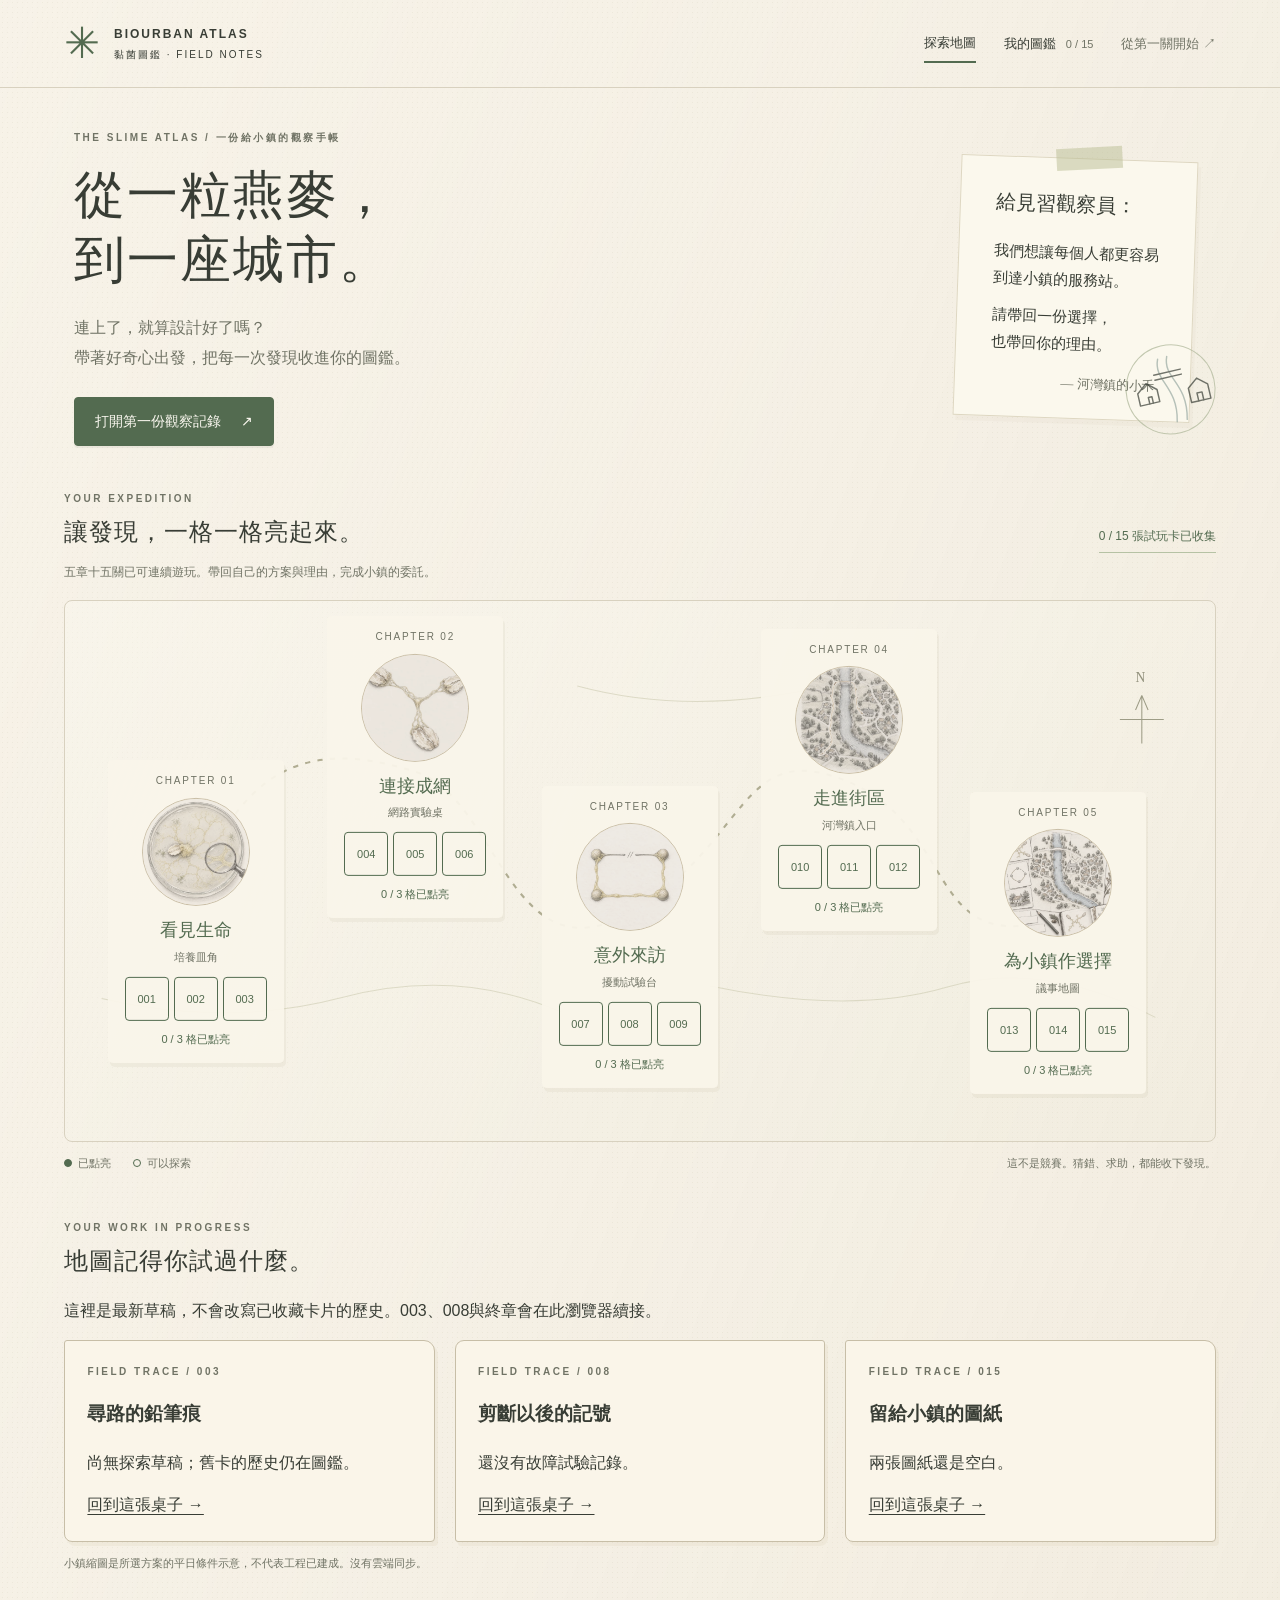
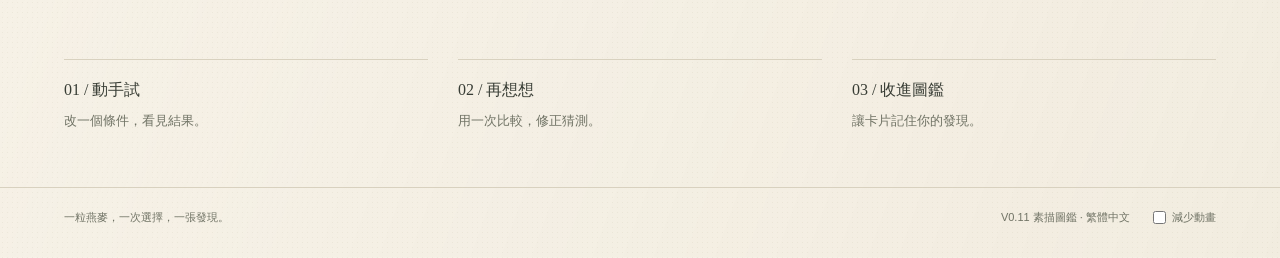
<file: index.html>
<!doctype html>
<html lang="zh-Hant">
<head>
  <meta charset="utf-8">
  <meta name="viewport" content="width=device-width, initial-scale=1">
  <meta name="description" content="黏菌圖鑑：從一粒燕麥到一座城市，五章十五關的教育遊戲試玩版。">
  <title>黏菌圖鑑｜教師與學生試玩</title>
  <style>body{max-width:42rem;margin:12vh auto;padding:1.5rem;background:#f5f0e5;color:#33382c;font:18px/1.7 system-ui}a{color:#665027}</style>
</head>
<body>
  <h1>黏菌圖鑑</h1>
  <p>從一粒燕麥到一座城市。五章、十五關，親手探索並收集發現。</p>
  <p><a href="physarum15/game/journey/">進入遊戲 →</a></p>
  <script>location.replace(new URL('physarum15/game/journey/' + location.hash, location.href).href);</script>
</body>
</html>
</file>
